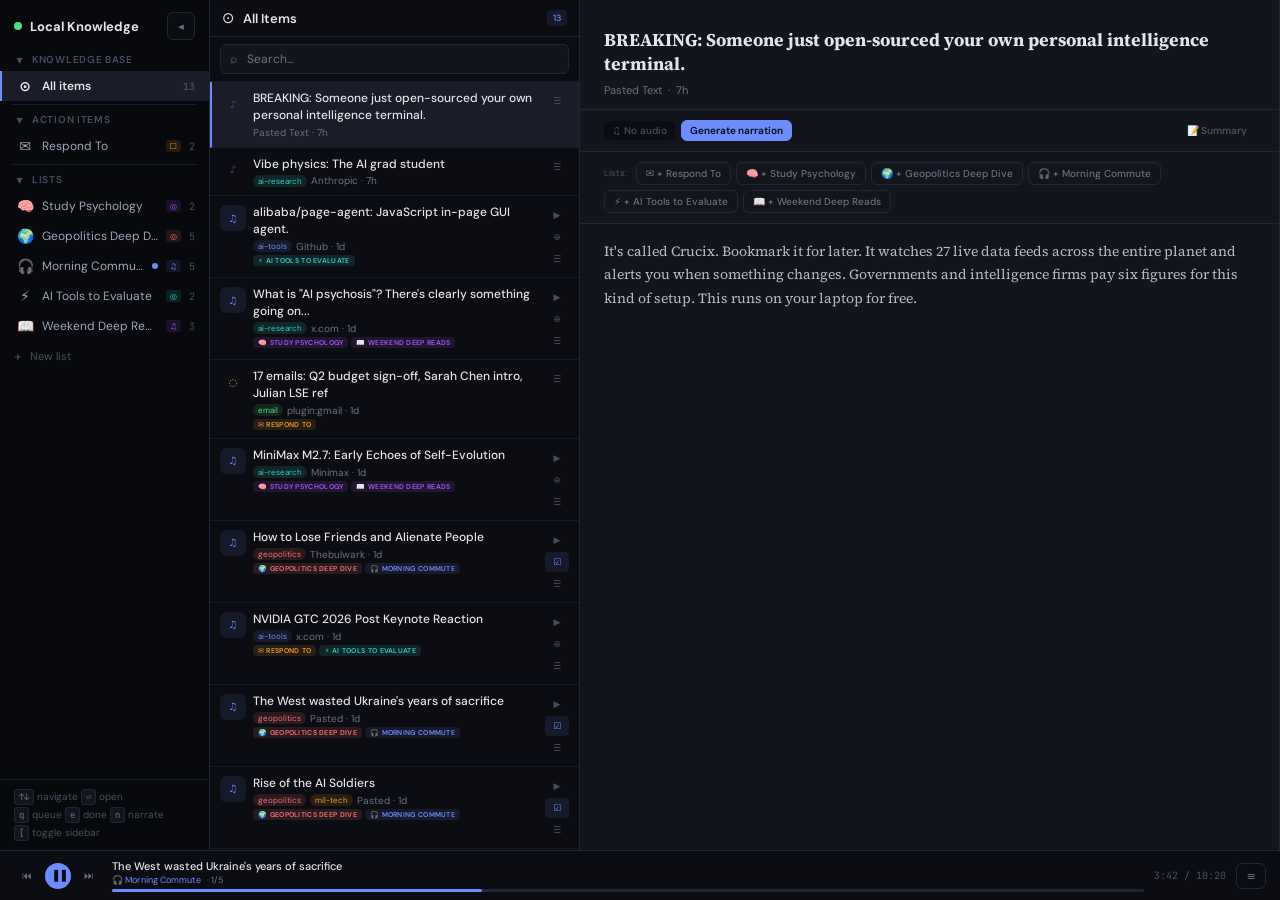
<file: next-steps-24-mar/local-knowledge-new-proposed-interface.html>
<html lang="en">
    <head>
        <meta charset="UTF-8" />
        <meta name="viewport" content="width=device-width, initial-scale=1.0" />
        <title>Local Knowledge — Concept C Updated</title>
        <link
            href="https://fonts.googleapis.com/css2?family=DM+Sans:wght@400;500;600;700&amp;family=Source+Serif+4:wght@400;600;700&amp;family=JetBrains+Mono:wght@400;500&amp;display=swap"
            rel="stylesheet"
        />
        <style>
            :root {
                --bg0: #08090d;
                --bg1: #0c0d12;
                --bg2: #13151d;
                --bg3: #181b26;
                --bg4: #1a1d27;
                --br: #222538;
                --br2: #181a28;
                --t1: #e4e5ea;
                --t2: #a0a4b8;
                --t3: #6b7084;
                --t4: #4a4d60;
                --acc: #6c8cff;
                --abg: rgba(108, 140, 255, 0.1);
                --grn: #4ade80;
                --gbg: rgba(74, 222, 128, 0.12);
                --red: #f87171;
                --rbg: rgba(248, 113, 113, 0.12);
                --amb: #ef9f27;
                --ambg: rgba(239, 159, 39, 0.12);
                --pur: #a855f7;
                --pbg: rgba(168, 85, 247, 0.12);
                --teal: #2dd4bf;
                --tbg: rgba(45, 212, 191, 0.12);
            }
            * {
                box-sizing: border-box;
                margin: 0;
                padding: 0;
            }
            body {
                background: var(--bg0);
                color: var(--t1);
                font-family: "DM Sans", "Avenir Next", system-ui, sans-serif;
                height: 100vh;
                display: flex;
                flex-direction: column;
                overflow: hidden;
            }
            ::selection {
                background: rgba(108, 140, 255, 0.3);
            }
            ::-webkit-scrollbar {
                width: 5px;
            }
            ::-webkit-scrollbar-track {
                background: transparent;
            }
            ::-webkit-scrollbar-thumb {
                background: #222538;
                border-radius: 3px;
            }
            input::placeholder {
                color: var(--t3);
            }
            button {
                font-family: inherit;
                cursor: pointer;
            }

            /* === NAV === */
            .nav {
                width: 210px;
                flex-shrink: 0;
                border-right: 1px solid var(--br);
                display: flex;
                flex-direction: column;
                background: var(--bg0);
                user-select: none;
                overflow-y: auto;
                overflow-x: hidden;
                transition: width 0.2s ease;
            }
            .nav.collapsed {
                width: 0;
                border-right: none;
                overflow: hidden;
            }
            .nav-toggle {
                width: 28px;
                height: 28px;
                border-radius: 6px;
                border: 1px solid var(--br);
                background: var(--bg1);
                color: var(--t3);
                font-size: 11px;
                display: flex;
                align-items: center;
                justify-content: center;
                cursor: pointer;
                transition: 0.1s;
                flex-shrink: 0;
            }
            .nav-toggle:hover {
                background: var(--bg3);
                color: var(--t2);
            }
            .nav-rail {
                width: 36px;
                flex-shrink: 0;
                border-right: 1px solid var(--br);
                background: var(--bg0);
                display: flex;
                flex-direction: column;
                align-items: center;
                padding-top: 10px;
                gap: 4px;
            }
            .nav-rail.hidden {
                display: none;
            }
            .nav-rail .rail-btn {
                width: 28px;
                height: 28px;
                border-radius: 6px;
                border: none;
                background: transparent;
                color: var(--t3);
                font-size: 13px;
                display: flex;
                align-items: center;
                justify-content: center;
                cursor: pointer;
                transition: 0.1s;
            }
            .nav-rail .rail-btn:hover {
                background: var(--bg2);
                color: var(--t2);
            }
            .nh {
                padding: 12px 14px 8px;
                display: flex;
                align-items: center;
                gap: 8px;
            }
            .nh .dot {
                width: 8px;
                height: 8px;
                border-radius: 50%;
                background: var(--grn);
            }
            .nh span {
                font-size: 13px;
                font-weight: 700;
            }
            .nh .ct {
                font-size: 10px;
                color: var(--t3);
                margin-left: auto;
            }

            /* Nav collapsible section */
            .nsec {
            }
            .nsec-head {
                padding: 5px 14px;
                display: flex;
                align-items: center;
                gap: 6px;
                cursor: pointer;
                font-size: 10px;
                font-weight: 600;
                color: var(--t4);
                text-transform: uppercase;
                letter-spacing: 0.7px;
                user-select: none;
                transition: color 0.1s;
            }
            .nsec-head:hover {
                color: var(--t3);
            }
            .nsec-head .chev {
                font-size: 8px;
                transition: transform 0.15s;
                width: 12px;
                text-align: center;
            }
            .nsec-head.closed .chev {
                transform: rotate(-90deg);
            }
            .nsec-body {
                overflow: hidden;
                transition: max-height 0.2s ease;
            }
            .nsec-body.closed {
                max-height: 0 !important;
            }

            .ni {
                padding: 6px 14px;
                display: flex;
                align-items: center;
                gap: 8px;
                cursor: pointer;
                font-size: 12px;
                color: var(--t2);
                transition: background 0.06s;
                border-left: 2px solid transparent;
            }
            .ni:hover {
                background: var(--bg2);
            }
            .ni.on {
                background: var(--bg4);
                border-left-color: var(--acc);
                color: var(--t1);
                font-weight: 600;
            }
            .ni .ic {
                font-size: 14px;
                width: 18px;
                text-align: center;
                flex-shrink: 0;
            }
            .ni .lb {
                flex: 1;
                overflow: hidden;
                text-overflow: ellipsis;
                white-space: nowrap;
            }
            .ni .ct {
                font-size: 10px;
                color: var(--t4);
                font-family: "JetBrains Mono", monospace;
            }
            .ni .tp {
                font-size: 8px;
                padding: 1px 4px;
                border-radius: 3px;
            }
            .ni .playing-dot {
                width: 6px;
                height: 6px;
                border-radius: 50%;
                background: var(--acc);
                flex-shrink: 0;
                animation: pulse 1.5s infinite;
            }
            .nsep {
                height: 1px;
                background: var(--br2);
                margin: 3px 12px;
            }
            .nadd {
                padding: 6px 14px;
                display: flex;
                align-items: center;
                gap: 8px;
                cursor: pointer;
                font-size: 11px;
                color: var(--t4);
                transition: 0.1s;
            }
            .nadd:hover {
                color: var(--acc);
            }
            .nav-footer {
                margin-top: auto;
                padding: 8px 14px;
                border-top: 1px solid var(--br2);
                font-size: 10px;
                color: var(--t4);
                line-height: 1.8;
            }
            .nav-footer kbd {
                font-family: "JetBrains Mono", monospace;
                font-size: 9px;
                padding: 1px 4px;
                border-radius: 3px;
                background: var(--bg2);
                border: 1px solid var(--br);
                color: var(--t3);
            }

            /* === CENTER === */
            .center {
                width: 370px;
                flex-shrink: 0;
                border-right: 1px solid var(--br);
                display: flex;
                flex-direction: column;
                background: var(--bg1);
            }
            .ch {
                padding: 8px 12px;
                border-bottom: 1px solid var(--br);
                display: flex;
                align-items: center;
                gap: 8px;
                flex-shrink: 0;
            }
            .ch .chi {
                font-size: 15px;
            }
            .ch .cht {
                font-size: 13px;
                font-weight: 600;
                flex: 1;
            }
            .ch .chb {
                font-size: 9px;
                padding: 2px 6px;
                border-radius: 4px;
                font-weight: 500;
            }
            .csearch {
                padding: 7px 10px;
                border-bottom: 1px solid var(--br2);
                flex-shrink: 0;
                position: relative;
            }
            .csearch::before {
                content: "⌕";
                position: absolute;
                left: 20px;
                top: 50%;
                transform: translateY(-50%);
                color: var(--t3);
                font-size: 12px;
                pointer-events: none;
            }
            .csearch input {
                width: 100%;
                padding: 6px 10px 6px 26px;
                border-radius: 6px;
                border: 1px solid var(--br);
                background: var(--bg2);
                color: var(--t1);
                font-size: 12px;
                font-family: inherit;
                outline: none;
            }
            .csearch input:focus {
                border-color: var(--acc);
            }
            .dlist {
                flex: 1;
                overflow-y: auto;
            }

            /* Batch banner */
            .bbanner {
                padding: 7px 12px;
                display: flex;
                align-items: center;
                gap: 6px;
                font-size: 11px;
                border-bottom: 1px solid var(--br2);
                flex-shrink: 0;
                background: rgba(239, 159, 39, 0.04);
                color: var(--amb);
            }

            /* === DOC ROW === */
            .dr {
                padding: 8px 10px;
                border-bottom: 1px solid var(--br2);
                cursor: pointer;
                display: flex;
                gap: 7px;
                align-items: flex-start;
                transition: background 0.06s;
            }
            .dr:hover {
                background: var(--bg3);
            }
            .dr.sel {
                background: var(--bg4);
                border-left: 2px solid var(--acc);
                padding-left: 8px;
            }
            .aud-icon {
                width: 26px;
                height: 26px;
                border-radius: 6px;
                display: flex;
                align-items: center;
                justify-content: center;
                font-size: 10px;
                flex-shrink: 0;
                margin-top: 1px;
                background: transparent;
                color: var(--t4);
                border: none;
                position: relative;
                transition: 0.12s;
            }
            .aud-icon.ready {
                color: var(--acc);
                background: var(--abg);
            }
            .aud-icon.gen {
                color: var(--amb);
                animation: pulse 1.2s infinite;
            }
            .aud-icon .hover-play {
                position: absolute;
                inset: 0;
                border-radius: 6px;
                background: var(--acc);
                color: var(--bg0);
                display: none;
                align-items: center;
                justify-content: center;
                font-size: 10px;
                font-weight: 700;
            }
            .dr:hover .aud-icon.ready .hover-play {
                display: flex;
            }
            .dc {
                flex: 1;
                min-width: 0;
            }
            .dt {
                font-size: 12px;
                font-weight: 500;
                line-height: 1.4;
                margin-bottom: 2px;
            }
            .dm {
                font-size: 10px;
                color: var(--t3);
                display: flex;
                gap: 4px;
                align-items: center;
                flex-wrap: wrap;
            }
            .dbadges {
                display: flex;
                gap: 3px;
                flex-wrap: wrap;
                margin-top: 2px;
            }
            .tag {
                font-size: 8px;
                padding: 1px 5px;
                border-radius: 6px;
            }
            .lbadge {
                font-size: 7px;
                padding: 1px 5px;
                border-radius: 4px;
                font-weight: 600;
                letter-spacing: 0.3px;
                text-transform: uppercase;
            }

            /* Right gutter actions */
            .dacts {
                display: flex;
                gap: 2px;
                flex-shrink: 0;
                flex-direction: column;
                align-items: center;
                margin-top: 1px;
            }
            .da {
                width: 24px;
                height: 20px;
                border-radius: 4px;
                border: none;
                font-size: 9px;
                display: flex;
                align-items: center;
                justify-content: center;
                transition: 0.1s;
                background: transparent;
                color: var(--t4);
                position: relative;
            }
            .da:hover {
                background: rgba(255, 255, 255, 0.06);
                color: var(--t2);
            }
            .da.inq {
                color: var(--acc);
                background: var(--abg);
            }
            .da-tip {
                display: none;
                position: absolute;
                right: 28px;
                top: 50%;
                transform: translateY(-50%);
                background: var(--bg4);
                border: 1px solid var(--br);
                border-radius: 5px;
                padding: 3px 8px;
                font-size: 9px;
                color: var(--t2);
                white-space: nowrap;
                z-index: 10;
                pointer-events: none;
            }
            .da:hover .da-tip {
                display: block;
            }

            /* === PLAYLIST CENTER VIEW === */
            .pl-hero {
                padding: 16px;
                border-bottom: 1px solid var(--br);
                background: linear-gradient(
                    180deg,
                    rgba(108, 140, 255, 0.05) 0%,
                    transparent 100%
                );
            }
            .pl-hero-top {
                display: flex;
                gap: 14px;
                align-items: center;
                margin-bottom: 14px;
            }
            .pl-art {
                width: 60px;
                height: 60px;
                border-radius: 12px;
                background: linear-gradient(
                    135deg,
                    rgba(108, 140, 255, 0.2),
                    rgba(168, 85, 247, 0.15)
                );
                display: flex;
                align-items: center;
                justify-content: center;
                font-size: 26px;
                flex-shrink: 0;
            }
            .pl-info {
                flex: 1;
                min-width: 0;
            }
            .pl-name {
                font-size: 15px;
                font-weight: 700;
                margin-bottom: 2px;
            }
            .pl-stats {
                font-size: 10px;
                color: var(--t3);
            }
            .pl-transport {
                display: flex;
                align-items: center;
                gap: 8px;
            }
            .pl-np-label {
                font-size: 9px;
                color: var(--t4);
                text-transform: uppercase;
                letter-spacing: 0.5px;
                margin-bottom: 4px;
            }
            .pl-np-title {
                font-size: 13px;
                font-weight: 600;
                margin-bottom: 6px;
                overflow: hidden;
                text-overflow: ellipsis;
                white-space: nowrap;
            }
            .pl-progress {
                flex: 1;
                height: 4px;
                background: var(--br);
                border-radius: 2px;
                cursor: pointer;
            }
            .pl-fill {
                height: 100%;
                background: var(--acc);
                border-radius: 2px;
                width: 35%;
                transition: width 0.3s;
            }

            /* Playlist row */
            .plr {
                padding: 7px 12px;
                border-bottom: 1px solid var(--br2);
                cursor: pointer;
                display: flex;
                gap: 7px;
                align-items: center;
                transition: background 0.06s;
            }
            .plr:hover {
                background: var(--bg3);
            }
            .plr.sel {
                background: var(--bg4);
                border-left: 2px solid var(--acc);
                padding-left: 10px;
            }
            .plr.playing {
                background: rgba(108, 140, 255, 0.04);
            }
            .plr .plnum {
                width: 18px;
                font-size: 10px;
                color: var(--t4);
                text-align: center;
                font-family: "JetBrains Mono", monospace;
                flex-shrink: 0;
            }
            .plr.playing .plnum {
                color: var(--acc);
            }
            .plr .grip {
                cursor: grab;
                color: var(--t4);
                font-size: 12px;
                flex-shrink: 0;
            }
            .plr .grip:active {
                cursor: grabbing;
            }
            .plr .plstate {
                width: 18px;
                height: 18px;
                border-radius: 4px;
                display: flex;
                align-items: center;
                justify-content: center;
                font-size: 9px;
                flex-shrink: 0;
            }
            .plr .plstate.ready {
                background: var(--abg);
                color: var(--acc);
            }
            .plr .plstate.miss {
                background: var(--rbg);
                color: var(--red);
                font-size: 8px;
            }
            .plr .plstate.genst {
                background: var(--ambg);
                color: var(--amb);
                animation: pulse 1.2s infinite;
            }
            .plr .pldur {
                font-size: 10px;
                color: var(--t4);
                font-family: "JetBrains Mono", monospace;
                flex-shrink: 0;
            }
            .plr .plrm {
                opacity: 0;
                font-size: 13px;
                color: var(--red);
                cursor: pointer;
                flex-shrink: 0;
                width: 16px;
                text-align: center;
                transition: opacity 0.1s;
            }
            .plr:hover .plrm {
                opacity: 1;
            }

            /* === DETAIL (compressible) === */
            .detail-wrap {
                flex: 1;
                display: flex;
                overflow: hidden;
                position: relative;
            }
            .detail {
                flex: 1;
                overflow-y: auto;
                background: var(--bg2);
                transition: width 0.2s ease;
                min-width: 0;
            }
            .det-hdr {
                padding: 20px 24px 12px;
                border-bottom: 1px solid var(--br);
            }
            .det-title {
                font-size: 18px;
                font-weight: 700;
                font-family: "Source Serif 4", Georgia, serif;
                line-height: 1.35;
                margin-bottom: 6px;
            }
            .det-meta {
                font-size: 11px;
                color: var(--t3);
                display: flex;
                gap: 6px;
                flex-wrap: wrap;
            }

            /* Rendition bar */
            .rbar {
                padding: 10px 24px;
                border-bottom: 1px solid var(--br);
                display: flex;
                gap: 6px;
                align-items: center;
                flex-wrap: wrap;
            }
            .rb-st {
                font-size: 10px;
                padding: 3px 8px;
                border-radius: 5px;
                font-weight: 500;
                display: flex;
                align-items: center;
                gap: 5px;
            }
            .rb-st.ready {
                background: var(--abg);
                color: var(--acc);
            }
            .rb-st.none {
                background: var(--bg1);
                color: var(--t4);
            }
            .rb-st.gen {
                background: var(--ambg);
                color: var(--amb);
            }
            .btn {
                padding: 5px 10px;
                border-radius: 6px;
                border: 1px solid var(--br);
                background: rgba(255, 255, 255, 0.03);
                color: var(--t3);
                font-size: 11px;
                font-weight: 600;
                font-family: inherit;
                cursor: pointer;
                display: flex;
                align-items: center;
                gap: 4px;
                transition: 0.1s;
                white-space: nowrap;
            }
            .btn:hover {
                background: rgba(255, 255, 255, 0.06);
                color: var(--t2);
            }
            .btn-acc {
                background: var(--acc);
                color: var(--bg0);
                border-color: var(--acc);
            }
            .btn-acc:hover {
                background: #8aa4ff;
            }
            .btn-sm {
                padding: 3px 8px;
                font-size: 10px;
            }
            .btn-ghost {
                border: none;
                background: none;
            }
            .btn-play {
                background: var(--acc);
                color: var(--bg0);
                border-color: var(--acc);
                border-radius: 50%;
                width: 28px;
                height: 28px;
                display: flex;
                align-items: center;
                justify-content: center;
                padding: 0;
                font-size: 11px;
                border: none;
                flex-shrink: 0;
            }
            .btn-play:hover {
                background: #8aa4ff;
            }
            /* Split button */
            .split {
                display: flex;
                border: 1px solid var(--br);
                border-radius: 6px;
                overflow: hidden;
            }
            .split .btn {
                border: none;
                border-radius: 0;
                padding: 4px 10px;
            }
            .split .btn + .btn {
                border-left: 1px solid var(--br);
            }

            /* List assignment */
            .det-lists {
                padding: 10px 24px;
                border-bottom: 1px solid var(--br);
                display: flex;
                gap: 5px;
                flex-wrap: wrap;
                align-items: center;
            }
            .la {
                padding: 4px 9px;
                border-radius: 6px;
                border: 1px solid var(--br);
                background: transparent;
                color: var(--t3);
                font-size: 10px;
                font-weight: 500;
                cursor: pointer;
                font-family: inherit;
                display: flex;
                align-items: center;
                gap: 4px;
                transition: 0.1s;
            }
            .la:hover {
                background: rgba(255, 255, 255, 0.04);
            }
            .la.in {
                font-weight: 600;
            }

            /* Body */
            .det-body {
                padding: 16px 24px;
                font-size: 14px;
                font-family: "Source Serif 4", Georgia, serif;
                line-height: 1.7;
                color: #b8bac4;
            }

            /* === RIGHT DRAWER (queue controller) === */
            .drawer {
                width: 0;
                flex-shrink: 0;
                overflow: hidden;
                transition: width 0.2s ease;
                background: var(--bg1);
                border-left: 1px solid var(--br);
                display: flex;
                flex-direction: column;
            }
            .drawer.open {
                width: 280px;
            }
            .dw-head {
                padding: 10px 12px;
                border-bottom: 1px solid var(--br);
                display: flex;
                align-items: center;
                gap: 8px;
                flex-shrink: 0;
            }
            .dw-head .dw-icon {
                font-size: 14px;
                color: var(--acc);
            }
            .dw-head .dw-title {
                font-size: 12px;
                font-weight: 600;
                flex: 1;
                overflow: hidden;
                text-overflow: ellipsis;
                white-space: nowrap;
            }
            .dw-head .dw-dur {
                font-size: 10px;
                color: var(--t4);
                font-family: "JetBrains Mono", monospace;
            }
            .dw-head .dw-close {
                width: 22px;
                height: 22px;
                border-radius: 5px;
                border: none;
                background: transparent;
                color: var(--t3);
                font-size: 13px;
                display: flex;
                align-items: center;
                justify-content: center;
                transition: 0.1s;
            }
            .dw-head .dw-close:hover {
                background: var(--bg3);
                color: var(--t2);
            }
            .dw-list {
                flex: 1;
                overflow-y: auto;
            }
            .dw-item {
                padding: 6px 10px;
                display: flex;
                gap: 6px;
                align-items: center;
                border-bottom: 1px solid var(--br2);
                transition: background 0.06s;
                cursor: pointer;
                font-size: 11px;
            }
            .dw-item:hover {
                background: var(--bg3);
            }
            .dw-item.playing {
                background: rgba(108, 140, 255, 0.05);
            }
            .dw-item .dwi-num {
                width: 16px;
                font-size: 10px;
                color: var(--t4);
                text-align: center;
                font-family: "JetBrains Mono", monospace;
                flex-shrink: 0;
            }
            .dw-item.playing .dwi-num {
                color: var(--acc);
            }
            .dw-item .dwi-grip {
                cursor: grab;
                color: var(--t4);
                font-size: 11px;
                flex-shrink: 0;
            }
            .dw-item .dwi-title {
                flex: 1;
                overflow: hidden;
                text-overflow: ellipsis;
                white-space: nowrap;
                color: var(--t2);
            }
            .dw-item.playing .dwi-title {
                color: var(--t1);
                font-weight: 500;
            }
            .dw-item .dwi-dur {
                font-size: 9px;
                color: var(--t4);
                font-family: "JetBrains Mono", monospace;
                flex-shrink: 0;
            }
            .dw-item .dwi-rm {
                opacity: 0;
                font-size: 12px;
                color: var(--red);
                cursor: pointer;
                flex-shrink: 0;
                width: 14px;
                text-align: center;
            }
            .dw-item:hover .dwi-rm {
                opacity: 1;
            }
            .dw-foot {
                padding: 8px 10px;
                border-top: 1px solid var(--br);
                display: flex;
                gap: 6px;
                flex-shrink: 0;
            }

            /* === BOTTOM BAR === */
            .bbar {
                height: 50px;
                flex-shrink: 0;
                border-top: 1px solid var(--br);
                background: var(--bg1);
                display: flex;
                align-items: center;
                padding: 0 14px;
                gap: 10px;
            }
            .bbar.hidden {
                display: none;
            }
            .bb-transport {
                display: flex;
                align-items: center;
                gap: 5px;
            }
            .bb-btn {
                width: 26px;
                height: 26px;
                border-radius: 50%;
                border: none;
                display: flex;
                align-items: center;
                justify-content: center;
                font-size: 10px;
                transition: 0.1s;
            }
            .bb-play {
                background: var(--acc);
                color: var(--bg0);
            }
            .bb-play:hover {
                background: #8aa4ff;
            }
            .bb-skip {
                background: transparent;
                color: var(--t3);
            }
            .bb-skip:hover {
                color: var(--t2);
            }
            .bb-info {
                flex: 1;
                min-width: 0;
                display: flex;
                flex-direction: column;
                gap: 1px;
            }
            .bb-title {
                font-size: 11px;
                font-weight: 500;
                overflow: hidden;
                text-overflow: ellipsis;
                white-space: nowrap;
            }
            .bb-sub {
                font-size: 9px;
                color: var(--t3);
                display: flex;
                align-items: center;
                gap: 6px;
            }
            .bb-sub .bb-pl {
                color: var(--acc);
                cursor: pointer;
            }
            .bb-sub .bb-pl:hover {
                text-decoration: underline;
            }
            .bb-progress {
                width: 100%;
                height: 3px;
                background: var(--br);
                border-radius: 2px;
                cursor: pointer;
                margin-top: 2px;
            }
            .bb-fill {
                height: 100%;
                background: var(--acc);
                border-radius: 2px;
                transition: width 0.3s;
            }
            .bb-time {
                font-size: 10px;
                color: var(--t4);
                font-family: "JetBrains Mono", monospace;
                white-space: nowrap;
            }
            .bb-qbtn {
                width: 30px;
                height: 26px;
                border-radius: 6px;
                border: 1px solid var(--br);
                background: transparent;
                color: var(--t3);
                font-size: 11px;
                display: flex;
                align-items: center;
                justify-content: center;
                transition: 0.1s;
            }
            .bb-qbtn:hover {
                background: var(--abg);
                color: var(--acc);
                border-color: rgba(108, 140, 255, 0.3);
            }
            .bb-qbtn.open {
                background: var(--abg);
                color: var(--acc);
                border-color: rgba(108, 140, 255, 0.3);
            }

            /* Add-to-playlist popover */
            .atp {
                position: fixed;
                z-index: 200;
                background: var(--bg4);
                border: 1px solid var(--br);
                border-radius: 8px;
                padding: 4px;
                min-width: 190px;
                box-shadow: 0 4px 20px rgba(0, 0, 0, 0.5);
            }
            .atp-item {
                padding: 6px 10px;
                border-radius: 5px;
                font-size: 11px;
                color: var(--t2);
                cursor: pointer;
                display: flex;
                align-items: center;
                gap: 7px;
                transition: background 0.06s;
            }
            .atp-item:hover {
                background: var(--bg3);
            }
            .atp-item .api {
                font-size: 13px;
                width: 18px;
                text-align: center;
            }
            .atp-sep {
                height: 1px;
                background: var(--br);
                margin: 3px 0;
            }
            .atp-item .chk {
                margin-left: auto;
                color: var(--grn);
                font-size: 11px;
            }

            @keyframes pulse {
                0%,
                100% {
                    opacity: 1;
                }
                50% {
                    opacity: 0.4;
                }
            }
            @keyframes flashAcc {
                0% {
                    background: rgba(108, 140, 255, 0.18);
                }
                100% {
                    background: transparent;
                }
            }
            .flash {
                animation: flashAcc 0.4s ease;
            }
        </style>
    </head>
    <body>
        <div style="display: flex; flex: 1; overflow: hidden" id="app">
            <div class="nav">
                <div class="nh">
                    <span class="dot"></span><span>Local Knowledge</span
                    ><button
                        class="nav-toggle"
                        onclick="S.navCollapsed=true;render()"
                        title="Collapse sidebar"
                        style="margin-left: auto"
                    >
                        ◂
                    </button>
                </div>
                <div class="nsec">
                    <div
                        class="nsec-head"
                        onclick="S.lkOpen=!S.lkOpen;render()"
                    >
                        <span class="chev">▼</span>Knowledge base
                    </div>
                    <div class="nsec-body" style="max-height: 400px">
                        <div class="ni on" onclick="go('all')">
                            <span class="ic">⊙</span
                            ><span class="lb">All items</span
                            ><span class="ct">13</span>
                        </div>
                    </div>
                </div>
                <div class="nsep"></div>
                <div class="nsec">
                    <div
                        class="nsec-head"
                        onclick="S.sections.action=!S.sections.action;render()"
                    >
                        <span class="chev">▼</span>Action items
                    </div>
                    <div class="nsec-body" style="max-height: 400px">
                        <div class="ni" onclick="go('l1')" style="">
                            <span class="ic">✉</span
                            ><span class="lb">Respond To</span>
                            <span
                                class="tp"
                                style="
                                    background: var(--ambg);
                                    color: var(--amb);
                                "
                                >☐</span
                            >
                            <span class="ct">2</span>
                        </div>
                    </div>
                </div>
                <div class="nsep"></div>
                <div class="nsec">
                    <div
                        class="nsec-head"
                        onclick="S.sections.lists=!S.sections.lists;render()"
                    >
                        <span class="chev">▼</span>Lists
                    </div>
                    <div class="nsec-body" style="max-height: 600px">
                        <div class="ni" onclick="go('l2')" style="">
                            <span class="ic">🧠</span
                            ><span class="lb">Study Psychology</span>

                            <span
                                class="tp"
                                style="
                                    background: var(--pbg);
                                    color: var(--pur);
                                "
                                >◎</span
                            >
                            <span class="ct">2</span>
                        </div>
                        <div class="ni" onclick="go('l3')" style="">
                            <span class="ic">🌍</span
                            ><span class="lb">Geopolitics Deep Dive</span>

                            <span
                                class="tp"
                                style="
                                    background: var(--rbg);
                                    color: var(--red);
                                "
                                >◎</span
                            >
                            <span class="ct">5</span>
                        </div>
                        <div class="ni" onclick="go('l4')" style="">
                            <span class="ic">🎧</span
                            ><span class="lb">Morning Commute</span>
                            <span class="playing-dot"></span>
                            <span
                                class="tp"
                                style="
                                    background: var(--abg);
                                    color: var(--acc);
                                "
                                >♫</span
                            >
                            <span class="ct">5</span>
                        </div>
                        <div class="ni" onclick="go('l5')" style="">
                            <span class="ic">⚡</span
                            ><span class="lb">AI Tools to Evaluate</span>

                            <span
                                class="tp"
                                style="
                                    background: var(--tbg);
                                    color: var(--teal);
                                "
                                >◎</span
                            >
                            <span class="ct">2</span>
                        </div>
                        <div class="ni" onclick="go('l6')" style="">
                            <span class="ic">📖</span
                            ><span class="lb">Weekend Deep Reads</span>

                            <span
                                class="tp"
                                style="
                                    background: var(--pbg);
                                    color: var(--pur);
                                "
                                >♫</span
                            >
                            <span class="ct">3</span>
                        </div>
                    </div>
                </div>
                <div class="nadd" onclick="alert('Create list modal')">
                    <span class="ic" style="font-size: 14px">+</span>New list
                </div>
                <div class="nav-footer">
                    <kbd>↑↓</kbd> navigate <kbd>⏎</kbd> open<br /><kbd>q</kbd>
                    queue <kbd>e</kbd> done <kbd>n</kbd> narrate<br /><kbd
                        >[</kbd
                    >
                    toggle sidebar
                </div>
            </div>
            <div class="center">
                <div class="ch">
                    <span class="chi" style="">⊙</span
                    ><span class="cht">All Items</span
                    ><span
                        class="chb"
                        style="background: var(--abg); color: var(--acc)"
                        >13</span
                    >
                </div>
                <div class="csearch"><input placeholder="Search..." /></div>
                <div class="dlist">
                    <div class="dr" onclick="S.sel=1;render()">
                        <div class="aud-icon">♪</div>
                        <div class="dc">
                            <div class="dt">
                                BREAKING: Someone just open-sourced your own
                                personal intelligence terminal.
                            </div>
                            <div class="dm"><span>Pasted Text · 7h</span></div>
                        </div>
                        <div class="dacts">
                            <button
                                class="da"
                                onclick="event.stopPropagation();showATP(event,1)"
                            >
                                <span class="da-tip">Add to list</span>☰
                            </button>
                        </div>
                    </div>
                    <div class="dr" onclick="S.sel=2;render()">
                        <div class="aud-icon">♪</div>
                        <div class="dc">
                            <div class="dt">
                                Vibe physics: The AI grad student
                            </div>
                            <div class="dm">
                                <span
                                    class="tag"
                                    style="
                                        background: var(--tbg);
                                        color: var(--teal);
                                    "
                                    >ai-research</span
                                >
                                <span>Anthropic · 7h</span>
                            </div>
                        </div>
                        <div class="dacts">
                            <button
                                class="da"
                                onclick="event.stopPropagation();showATP(event,2)"
                            >
                                <span class="da-tip">Add to list</span>☰
                            </button>
                        </div>
                    </div>
                    <div class="dr" onclick="S.sel=3;render()">
                        <div
                            class="aud-icon ready"
                            title="3:15"
                            onclick="event.stopPropagation();playNow(3)"
                        >
                            ♫
                            <div class="hover-play">▶</div>
                        </div>
                        <div class="dc">
                            <div class="dt">
                                alibaba/page-agent: JavaScript in-page GUI
                                agent.
                            </div>
                            <div class="dm">
                                <span
                                    class="tag"
                                    style="
                                        background: var(--abg);
                                        color: var(--acc);
                                    "
                                    >ai-tools</span
                                >
                                <span>Github · 1d</span>
                            </div>
                            <div class="dbadges">
                                <span
                                    class="lbadge"
                                    style="
                                        background: var(--tbg);
                                        color: var(--teal);
                                    "
                                    >⚡ AI Tools to Evaluate</span
                                >
                            </div>
                        </div>
                        <div class="dacts">
                            <button
                                class="da"
                                onclick="event.stopPropagation();playNow(3)"
                            >
                                <span class="da-tip">Play now</span>▶
                            </button>
                            <button
                                class="da"
                                onclick="event.stopPropagation();addToQueue(3)"
                            >
                                <span class="da-tip">Add to queue</span>⊕
                            </button>
                            <button
                                class="da"
                                onclick="event.stopPropagation();showATP(event,3)"
                            >
                                <span class="da-tip">Add to list</span>☰
                            </button>
                        </div>
                    </div>
                    <div class="dr" onclick="S.sel=4;render()">
                        <div
                            class="aud-icon ready"
                            title="5:12"
                            onclick="event.stopPropagation();playNow(4)"
                        >
                            ♫
                            <div class="hover-play">▶</div>
                        </div>
                        <div class="dc">
                            <div class="dt">
                                What is "AI psychosis"? There's clearly
                                something going on...
                            </div>
                            <div class="dm">
                                <span
                                    class="tag"
                                    style="
                                        background: var(--tbg);
                                        color: var(--teal);
                                    "
                                    >ai-research</span
                                >
                                <span>x.com · 1d</span>
                            </div>
                            <div class="dbadges">
                                <span
                                    class="lbadge"
                                    style="
                                        background: var(--pbg);
                                        color: var(--pur);
                                    "
                                    >🧠 Study Psychology</span
                                >
                                <span
                                    class="lbadge"
                                    style="
                                        background: var(--pbg);
                                        color: var(--pur);
                                    "
                                    >📖 Weekend Deep Reads</span
                                >
                            </div>
                        </div>
                        <div class="dacts">
                            <button
                                class="da"
                                onclick="event.stopPropagation();playNow(4)"
                            >
                                <span class="da-tip">Play now</span>▶
                            </button>
                            <button
                                class="da"
                                onclick="event.stopPropagation();addToQueue(4)"
                            >
                                <span class="da-tip">Add to queue</span>⊕
                            </button>
                            <button
                                class="da"
                                onclick="event.stopPropagation();showATP(event,4)"
                            >
                                <span class="da-tip">Add to list</span>☰
                            </button>
                        </div>
                    </div>
                    <div class="dr" onclick="S.sel=5;render()">
                        <div class="aud-icon gen">◌</div>
                        <div class="dc">
                            <div class="dt">
                                17 emails: Q2 budget sign-off, Sarah Chen intro,
                                Julian LSE ref
                            </div>
                            <div class="dm">
                                <span
                                    class="tag"
                                    style="
                                        background: var(--gbg);
                                        color: var(--grn);
                                    "
                                    >email</span
                                >
                                <span>plugin:gmail · 1d</span>
                            </div>
                            <div class="dbadges">
                                <span
                                    class="lbadge"
                                    style="
                                        background: var(--ambg);
                                        color: var(--amb);
                                    "
                                    >✉ Respond To</span
                                >
                            </div>
                        </div>
                        <div class="dacts">
                            <button
                                class="da"
                                onclick="event.stopPropagation();showATP(event,5)"
                            >
                                <span class="da-tip">Add to list</span>☰
                            </button>
                        </div>
                    </div>
                    <div class="dr sel" onclick="S.sel=6;render()">
                        <div
                            class="aud-icon ready"
                            title="4:40"
                            onclick="event.stopPropagation();playNow(6)"
                        >
                            ♫
                            <div class="hover-play">▶</div>
                        </div>
                        <div class="dc">
                            <div class="dt">
                                MiniMax M2.7: Early Echoes of Self-Evolution
                            </div>
                            <div class="dm">
                                <span
                                    class="tag"
                                    style="
                                        background: var(--tbg);
                                        color: var(--teal);
                                    "
                                    >ai-research</span
                                >
                                <span>Minimax · 1d</span>
                            </div>
                            <div class="dbadges">
                                <span
                                    class="lbadge"
                                    style="
                                        background: var(--pbg);
                                        color: var(--pur);
                                    "
                                    >🧠 Study Psychology</span
                                >
                                <span
                                    class="lbadge"
                                    style="
                                        background: var(--pbg);
                                        color: var(--pur);
                                    "
                                    >📖 Weekend Deep Reads</span
                                >
                            </div>
                        </div>
                        <div class="dacts">
                            <button
                                class="da"
                                onclick="event.stopPropagation();playNow(6)"
                            >
                                <span class="da-tip">Play now</span>▶
                            </button>
                            <button
                                class="da"
                                onclick="event.stopPropagation();addToQueue(6)"
                            >
                                <span class="da-tip">Add to queue</span>⊕
                            </button>
                            <button
                                class="da"
                                onclick="event.stopPropagation();showATP(event,6)"
                            >
                                <span class="da-tip">Add to list</span>☰
                            </button>
                        </div>
                    </div>
                    <div class="dr" onclick="S.sel=7;render()">
                        <div
                            class="aud-icon ready"
                            title="8:00"
                            onclick="event.stopPropagation();playNow(7)"
                        >
                            ♫
                            <div class="hover-play">▶</div>
                        </div>
                        <div class="dc">
                            <div class="dt">
                                How to Lose Friends and Alienate People
                            </div>
                            <div class="dm">
                                <span
                                    class="tag"
                                    style="
                                        background: var(--rbg);
                                        color: var(--red);
                                    "
                                    >geopolitics</span
                                >
                                <span>Thebulwark · 1d</span>
                            </div>
                            <div class="dbadges">
                                <span
                                    class="lbadge"
                                    style="
                                        background: var(--rbg);
                                        color: var(--red);
                                    "
                                    >🌍 Geopolitics Deep Dive</span
                                >
                                <span
                                    class="lbadge"
                                    style="
                                        background: var(--abg);
                                        color: var(--acc);
                                    "
                                    >🎧 Morning Commute</span
                                >
                            </div>
                        </div>
                        <div class="dacts">
                            <button
                                class="da"
                                onclick="event.stopPropagation();playNow(7)"
                            >
                                <span class="da-tip">Play now</span>▶
                            </button>
                            <button
                                class="da inq"
                                onclick="event.stopPropagation();addToQueue(7)"
                            >
                                <span class="da-tip">In queue</span>☑
                            </button>
                            <button
                                class="da"
                                onclick="event.stopPropagation();showATP(event,7)"
                            >
                                <span class="da-tip">Add to list</span>☰
                            </button>
                        </div>
                    </div>
                    <div class="dr" onclick="S.sel=8;render()">
                        <div
                            class="aud-icon ready"
                            title="3:40"
                            onclick="event.stopPropagation();playNow(8)"
                        >
                            ♫
                            <div class="hover-play">▶</div>
                        </div>
                        <div class="dc">
                            <div class="dt">
                                NVIDIA GTC 2026 Post Keynote Reaction
                            </div>
                            <div class="dm">
                                <span
                                    class="tag"
                                    style="
                                        background: var(--abg);
                                        color: var(--acc);
                                    "
                                    >ai-tools</span
                                >
                                <span>x.com · 1d</span>
                            </div>
                            <div class="dbadges">
                                <span
                                    class="lbadge"
                                    style="
                                        background: var(--ambg);
                                        color: var(--amb);
                                    "
                                    >✉ Respond To</span
                                >
                                <span
                                    class="lbadge"
                                    style="
                                        background: var(--tbg);
                                        color: var(--teal);
                                    "
                                    >⚡ AI Tools to Evaluate</span
                                >
                            </div>
                        </div>
                        <div class="dacts">
                            <button
                                class="da"
                                onclick="event.stopPropagation();playNow(8)"
                            >
                                <span class="da-tip">Play now</span>▶
                            </button>
                            <button
                                class="da"
                                onclick="event.stopPropagation();addToQueue(8)"
                            >
                                <span class="da-tip">Add to queue</span>⊕
                            </button>
                            <button
                                class="da"
                                onclick="event.stopPropagation();showATP(event,8)"
                            >
                                <span class="da-tip">Add to list</span>☰
                            </button>
                        </div>
                    </div>
                    <div class="dr" onclick="S.sel=9;render()">
                        <div
                            class="aud-icon ready"
                            title="10:20"
                            onclick="event.stopPropagation();playNow(9)"
                        >
                            ♫
                            <div class="hover-play">▶</div>
                        </div>
                        <div class="dc">
                            <div class="dt">
                                The West wasted Ukraine's years of sacrifice
                            </div>
                            <div class="dm">
                                <span
                                    class="tag"
                                    style="
                                        background: var(--rbg);
                                        color: var(--red);
                                    "
                                    >geopolitics</span
                                >
                                <span>Pasted · 1d</span>
                            </div>
                            <div class="dbadges">
                                <span
                                    class="lbadge"
                                    style="
                                        background: var(--rbg);
                                        color: var(--red);
                                    "
                                    >🌍 Geopolitics Deep Dive</span
                                >
                                <span
                                    class="lbadge"
                                    style="
                                        background: var(--abg);
                                        color: var(--acc);
                                    "
                                    >🎧 Morning Commute</span
                                >
                            </div>
                        </div>
                        <div class="dacts">
                            <button
                                class="da"
                                onclick="event.stopPropagation();playNow(9)"
                            >
                                <span class="da-tip">Play now</span>▶
                            </button>
                            <button
                                class="da inq"
                                onclick="event.stopPropagation();addToQueue(9)"
                            >
                                <span class="da-tip">In queue</span>☑
                            </button>
                            <button
                                class="da"
                                onclick="event.stopPropagation();showATP(event,9)"
                            >
                                <span class="da-tip">Add to list</span>☰
                            </button>
                        </div>
                    </div>
                    <div class="dr" onclick="S.sel=10;render()">
                        <div
                            class="aud-icon ready"
                            title="9:00"
                            onclick="event.stopPropagation();playNow(10)"
                        >
                            ♫
                            <div class="hover-play">▶</div>
                        </div>
                        <div class="dc">
                            <div class="dt">Rise of the AI Soldiers</div>
                            <div class="dm">
                                <span
                                    class="tag"
                                    style="
                                        background: var(--rbg);
                                        color: var(--red);
                                    "
                                    >geopolitics</span
                                ><span
                                    class="tag"
                                    style="
                                        background: var(--ambg);
                                        color: var(--amb);
                                    "
                                    >mil-tech</span
                                >
                                <span>Pasted · 1d</span>
                            </div>
                            <div class="dbadges">
                                <span
                                    class="lbadge"
                                    style="
                                        background: var(--rbg);
                                        color: var(--red);
                                    "
                                    >🌍 Geopolitics Deep Dive</span
                                >
                                <span
                                    class="lbadge"
                                    style="
                                        background: var(--abg);
                                        color: var(--acc);
                                    "
                                    >🎧 Morning Commute</span
                                >
                            </div>
                        </div>
                        <div class="dacts">
                            <button
                                class="da"
                                onclick="event.stopPropagation();playNow(10)"
                            >
                                <span class="da-tip">Play now</span>▶
                            </button>
                            <button
                                class="da inq"
                                onclick="event.stopPropagation();addToQueue(10)"
                            >
                                <span class="da-tip">In queue</span>☑
                            </button>
                            <button
                                class="da"
                                onclick="event.stopPropagation();showATP(event,10)"
                            >
                                <span class="da-tip">Add to list</span>☰
                            </button>
                        </div>
                    </div>
                    <div class="dr" onclick="S.sel=11;render()">
                        <div class="aud-icon">♪</div>
                        <div class="dc">
                            <div class="dt">
                                Are we in the foothills of World War 3?
                            </div>
                            <div class="dm">
                                <span
                                    class="tag"
                                    style="
                                        background: var(--rbg);
                                        color: var(--red);
                                    "
                                    >geopolitics</span
                                >
                                <span>Pasted · 1d</span>
                            </div>
                            <div class="dbadges">
                                <span
                                    class="lbadge"
                                    style="
                                        background: var(--rbg);
                                        color: var(--red);
                                    "
                                    >🌍 Geopolitics Deep Dive</span
                                >
                            </div>
                        </div>
                        <div class="dacts">
                            <button
                                class="da"
                                onclick="event.stopPropagation();showATP(event,11)"
                            >
                                <span class="da-tip">Add to list</span>☰
                            </button>
                        </div>
                    </div>
                    <div class="dr" onclick="S.sel=12;render()">
                        <div
                            class="aud-icon ready"
                            title="40:00"
                            onclick="event.stopPropagation();playNow(12)"
                        >
                            ♫
                            <div class="hover-play">▶</div>
                        </div>
                        <div class="dc">
                            <div class="dt">
                                The Art of Doing Science and Engineering
                            </div>
                            <div class="dm">
                                <span
                                    class="tag"
                                    style="
                                        background: var(--pbg);
                                        color: var(--pur);
                                    "
                                    >reading</span
                                >
                                <span>Pasted · 2d</span>
                            </div>
                            <div class="dbadges">
                                <span
                                    class="lbadge"
                                    style="
                                        background: var(--abg);
                                        color: var(--acc);
                                    "
                                    >🎧 Morning Commute</span
                                >
                                <span
                                    class="lbadge"
                                    style="
                                        background: var(--pbg);
                                        color: var(--pur);
                                    "
                                    >📖 Weekend Deep Reads</span
                                >
                            </div>
                        </div>
                        <div class="dacts">
                            <button
                                class="da"
                                onclick="event.stopPropagation();playNow(12)"
                            >
                                <span class="da-tip">Play now</span>▶
                            </button>
                            <button
                                class="da inq"
                                onclick="event.stopPropagation();addToQueue(12)"
                            >
                                <span class="da-tip">In queue</span>☑
                            </button>
                            <button
                                class="da"
                                onclick="event.stopPropagation();showATP(event,12)"
                            >
                                <span class="da-tip">Add to list</span>☰
                            </button>
                        </div>
                    </div>
                    <div class="dr" onclick="S.sel=13;render()">
                        <div
                            class="aud-icon ready"
                            title="6:20"
                            onclick="event.stopPropagation();playNow(13)"
                        >
                            ♫
                            <div class="hover-play">▶</div>
                        </div>
                        <div class="dc">
                            <div class="dt">HCR — March 21, 2026</div>
                            <div class="dm">
                                <span
                                    class="tag"
                                    style="
                                        background: var(--rbg);
                                        color: var(--red);
                                    "
                                    >geopolitics</span
                                >
                                <span>Substack · 2d</span>
                            </div>
                            <div class="dbadges">
                                <span
                                    class="lbadge"
                                    style="
                                        background: var(--rbg);
                                        color: var(--red);
                                    "
                                    >🌍 Geopolitics Deep Dive</span
                                >
                                <span
                                    class="lbadge"
                                    style="
                                        background: var(--abg);
                                        color: var(--acc);
                                    "
                                    >🎧 Morning Commute</span
                                >
                            </div>
                        </div>
                        <div class="dacts">
                            <button
                                class="da"
                                onclick="event.stopPropagation();playNow(13)"
                            >
                                <span class="da-tip">Play now</span>▶
                            </button>
                            <button
                                class="da inq"
                                onclick="event.stopPropagation();addToQueue(13)"
                            >
                                <span class="da-tip">In queue</span>☑
                            </button>
                            <button
                                class="da"
                                onclick="event.stopPropagation();showATP(event,13)"
                            >
                                <span class="da-tip">Add to list</span>☰
                            </button>
                        </div>
                    </div>
                </div>
            </div>
            <div class="detail-wrap">
                <div class="detail">
                    <div class="det-hdr">
                        <div
                            style="
                                display: flex;
                                gap: 5px;
                                margin-bottom: 8px;
                                flex-wrap: wrap;
                            "
                        >
                            <span
                                class="tag"
                                style="
                                    background: var(--tbg);
                                    color: var(--teal);
                                "
                                >ai-research</span
                            >
                            <span
                                class="lbadge"
                                style="
                                    background: var(--pbg);
                                    color: var(--pur);
                                "
                                >🧠 Study Psychology</span
                            >
                            <span
                                class="lbadge"
                                style="
                                    background: var(--pbg);
                                    color: var(--pur);
                                "
                                >📖 Weekend Deep Reads</span
                            >
                        </div>
                        <div class="det-title">
                            MiniMax M2.7: Early Echoes of Self-Evolution
                        </div>
                        <div class="det-meta">
                            <span>Minimax</span><span>·</span><span>1d</span
                            ><span>·</span><span>4:40</span>
                        </div>
                    </div>
                    <div class="rbar">
                        <span class="rb-st ready">♫ Audio · 4:40</span>

                        <button
                            class="btn-play"
                            onclick="playNow(6)"
                            title="Play now"
                        >
                            ▶
                        </button>
                        <div class="split">
                            <button class="btn btn-sm" onclick="addToQueue(6)">
                                + Queue
                            </button>
                            <button
                                class="btn btn-sm"
                                style="color: var(--acc)"
                                onclick="showPlaylistPicker(event,6)"
                            >
                                🎧 ▾
                            </button>
                        </div>

                        <span style="flex: 1"></span>
                        <button
                            class="btn btn-sm btn-ghost"
                            style="color: var(--t4)"
                        >
                            📝 Summary
                        </button>
                    </div>
                    <div class="det-lists">
                        <span
                            style="
                                font-size: 9px;
                                color: var(--t4);
                                margin-right: 4px;
                            "
                            >Lists:</span
                        >
                        <button
                            class="la"
                            style="color: var(--t3)"
                            onclick="toggleDocInList(6,'l1')"
                        >
                            ✉ + Respond To</button
                        ><button
                            class="la in"
                            style="
                                border-color: var(--pur);
                                color: var(--pur);
                                background: var(--pbg);
                            "
                            onclick="toggleDocInList(6,'l2')"
                        >
                            🧠 ✓ Study Psychology</button
                        ><button
                            class="la"
                            style="color: var(--t3)"
                            onclick="toggleDocInList(6,'l3')"
                        >
                            🌍 + Geopolitics Deep Dive</button
                        ><button
                            class="la"
                            style="color: var(--t3)"
                            onclick="toggleDocInList(6,'l4')"
                        >
                            🎧 + Morning Commute</button
                        ><button
                            class="la"
                            style="color: var(--t3)"
                            onclick="toggleDocInList(6,'l5')"
                        >
                            ⚡ + AI Tools to Evaluate</button
                        ><button
                            class="la in"
                            style="
                                border-color: var(--pur);
                                color: var(--pur);
                                background: var(--pbg);
                            "
                            onclick="toggleDocInList(6,'l6')"
                        >
                            📖 ✓ Weekend Deep Reads
                        </button>
                    </div>
                    <div class="det-body">
                        <p style="margin-bottom: 12px">
                            MiniMax releases M2.7 with emergent self-improvement
                            capabilities during training.
                        </p>
                    </div>
                </div>
                <div class="drawer open">
                    <div class="dw-head">
                        <select
                            style="
                                background: transparent;
                                border: none;
                                color: var(--t1);
                                font-size: 12px;
                                font-weight: 600;
                                font-family: inherit;
                                outline: none;
                                cursor: pointer;
                                max-width: 140px;
                                appearance: none;
                                -webkit-appearance: none;
                                padding-right: 12px;
                                background-image: url(&quot;data:image/svg+xml,&lt;svg xmlns=%22http://www.w3.org/2000/svg%22 width=%2210%22 height=%226%22&gt;&lt;path d=%221 1 5 5 9 1%22 fill=%22none%22 stroke=%22%236b7084%22 stroke-width=%221.5%22/&gt;&lt;/svg&gt;&quot;);
                                background-repeat: no-repeat;
                                background-position: right center;
                            "
                            onchange="switchDrawerPlaylist(this.value)"
                        >
                            <option value="l4" selected="">
                                🎧 Morning Commute
                            </option>
                            <option value="l6">📖 Weekend Deep Reads</option>
                        </select>
                        <span class="dw-dur">5 · 73:40</span>
                        <span style="flex: 1"></span>
                        <button
                            class="dw-close"
                            onclick="S.drawer=false;render()"
                        >
                            ✕
                        </button>
                    </div>
                    <div class="dw-list">
                        <div
                            class="dw-item playing"
                            data-drag-item="0"
                            draggable="true"
                            ondragstart="dragStart(event,'l4',0)"
                            ondragover="dragOver(event,0)"
                            ondragend="dragEnd(event)"
                            ondrop="drop(event,'l4',0)"
                            onclick="S.sel=9;render()"
                        >
                            <span class="dwi-num">▶</span>
                            <span class="dwi-grip">⠿</span>
                            <span class="dwi-title"
                                >The West wasted Ukraine's years of
                                sacrifice</span
                            >
                            <span class="dwi-dur">10:20</span>
                            <span
                                class="dwi-rm"
                                onclick="event.stopPropagation();rmFromList('l4',9)"
                                >×</span
                            >
                        </div>
                        <div
                            class="dw-item"
                            data-drag-item="1"
                            draggable="true"
                            ondragstart="dragStart(event,'l4',1)"
                            ondragover="dragOver(event,1)"
                            ondragend="dragEnd(event)"
                            ondrop="drop(event,'l4',1)"
                            onclick="S.sel=7;render()"
                        >
                            <span class="dwi-num">2</span>
                            <span class="dwi-grip">⠿</span>
                            <span class="dwi-title"
                                >How to Lose Friends and Alienate People</span
                            >
                            <span class="dwi-dur">8:00</span>
                            <span
                                class="dwi-rm"
                                onclick="event.stopPropagation();rmFromList('l4',7)"
                                >×</span
                            >
                        </div>
                        <div
                            class="dw-item"
                            data-drag-item="2"
                            draggable="true"
                            ondragstart="dragStart(event,'l4',2)"
                            ondragover="dragOver(event,2)"
                            ondragend="dragEnd(event)"
                            ondrop="drop(event,'l4',2)"
                            onclick="S.sel=10;render()"
                        >
                            <span class="dwi-num">3</span>
                            <span class="dwi-grip">⠿</span>
                            <span class="dwi-title"
                                >Rise of the AI Soldiers</span
                            >
                            <span class="dwi-dur">9:00</span>
                            <span
                                class="dwi-rm"
                                onclick="event.stopPropagation();rmFromList('l4',10)"
                                >×</span
                            >
                        </div>
                        <div
                            class="dw-item"
                            data-drag-item="3"
                            draggable="true"
                            ondragstart="dragStart(event,'l4',3)"
                            ondragover="dragOver(event,3)"
                            ondragend="dragEnd(event)"
                            ondrop="drop(event,'l4',3)"
                            onclick="S.sel=12;render()"
                        >
                            <span class="dwi-num">4</span>
                            <span class="dwi-grip">⠿</span>
                            <span class="dwi-title"
                                >The Art of Doing Science and Engineering</span
                            >
                            <span class="dwi-dur">40:00</span>
                            <span
                                class="dwi-rm"
                                onclick="event.stopPropagation();rmFromList('l4',12)"
                                >×</span
                            >
                        </div>
                        <div
                            class="dw-item"
                            data-drag-item="4"
                            draggable="true"
                            ondragstart="dragStart(event,'l4',4)"
                            ondragover="dragOver(event,4)"
                            ondragend="dragEnd(event)"
                            ondrop="drop(event,'l4',4)"
                            onclick="S.sel=13;render()"
                        >
                            <span class="dwi-num">5</span>
                            <span class="dwi-grip">⠿</span>
                            <span class="dwi-title">HCR — March 21, 2026</span>
                            <span class="dwi-dur">6:20</span>
                            <span
                                class="dwi-rm"
                                onclick="event.stopPropagation();rmFromList('l4',13)"
                                >×</span
                            >
                        </div>
                    </div>
                    <div class="dw-foot">
                        <button
                            class="btn btn-sm"
                            style="flex: 1; justify-content: center"
                            onclick="addToQueue(6)"
                        >
                            + Add current doc
                        </button>
                    </div>
                </div>
            </div>
        </div>
        <div id="bbar-container">
            <div class="bbar">
                <div class="bb-transport">
                    <button class="bb-btn bb-skip" onclick="prev()">⏮</button>
                    <button class="bb-btn bb-play" onclick="togglePlay()">
                        ▐▐
                    </button>
                    <button class="bb-btn bb-skip" onclick="next()">⏭</button>
                </div>
                <div class="bb-info">
                    <div class="bb-title">
                        The West wasted Ukraine's years of sacrifice
                    </div>
                    <div class="bb-sub">
                        <span class="bb-pl" onclick="go('l4')"
                            >🎧 Morning Commute</span
                        ><span>· 1/5</span>
                    </div>
                    <div class="bb-progress" onclick="seekTo(event,this)">
                        <div
                            class="bb-fill"
                            style="width: 35.80645161290323%"
                        ></div>
                    </div>
                </div>
                <span class="bb-time">3:42 / 10:20</span>
                <button
                    class="bb-qbtn open"
                    onclick="S.drawer=!S.drawer;render()"
                    title="Queue"
                >
                    ≡
                </button>
            </div>
        </div>

        <script>
            // ===== DATA =====
            const D = [
                {
                    id: 1,
                    t: "BREAKING: Someone just open-sourced your own personal intelligence terminal.",
                    s: "Pasted Text",
                    tm: "7h",
                    tags: [],
                    aud: "none",
                    dur: 0,
                    body: "It's called Crucix. Bookmark it for later. It watches 27 live data feeds across the entire planet and alerts you when something changes. Governments and intelligence firms pay six figures for this kind of setup. This runs on your laptop for free.",
                },
                {
                    id: 2,
                    t: "Vibe physics: The AI grad student",
                    s: "Anthropic",
                    tm: "7h",
                    tags: ["ai-research"],
                    aud: "none",
                    dur: 0,
                    body: "An exploration of how large language models develop intuitions about physical systems through training on text descriptions of experiments.",
                },
                {
                    id: 3,
                    t: "alibaba/page-agent: JavaScript in-page GUI agent.",
                    s: "Github",
                    tm: "1d",
                    tags: ["ai-tools"],
                    aud: "ready",
                    dur: 195,
                    body: "The GUI Agent Living in Your Webpage. Easy integration — no browser extension needed. Text-based DOM manipulation, bring your own LLMs. MIT License.",
                },
                {
                    id: 4,
                    t: 'What is "AI psychosis"? There\'s clearly something going on...',
                    s: "x.com",
                    tm: "1d",
                    tags: ["ai-research"],
                    aud: "ready",
                    dur: 312,
                    body: "Exploring unhealthy attachment patterns with AI chatbots and the distinction between genuine psychological effects and media sensationalism.",
                },
                {
                    id: 5,
                    t: "17 emails: Q2 budget sign-off, Sarah Chen intro, Julian LSE ref",
                    s: "plugin:gmail",
                    tm: "1d",
                    tags: ["email"],
                    aud: "gen",
                    dur: 0,
                    body: "3 emails need action. Q2 budget review — deadline Thursday. Sarah Chen wants a Trainium partnership call. Julian needs a reference detail for LSE.",
                },
                {
                    id: 6,
                    t: "MiniMax M2.7: Early Echoes of Self-Evolution",
                    s: "Minimax",
                    tm: "1d",
                    tags: ["ai-research"],
                    aud: "ready",
                    dur: 280,
                    body: "MiniMax releases M2.7 with emergent self-improvement capabilities during training.",
                },
                {
                    id: 7,
                    t: "How to Lose Friends and Alienate People",
                    s: "Thebulwark",
                    tm: "1d",
                    tags: ["geopolitics"],
                    aud: "ready",
                    dur: 480,
                    body: "Analysis of diplomatic failures and their cascading effects on international alliances.",
                },
                {
                    id: 8,
                    t: "NVIDIA GTC 2026 Post Keynote Reaction",
                    s: "x.com",
                    tm: "1d",
                    tags: ["ai-tools"],
                    aud: "ready",
                    dur: 220,
                    body: "Patrick Moorhead on Jensen Huang's GTC 2026 keynote. Blackwell Ultra, NVLink 7.0, Rubin architecture.",
                },
                {
                    id: 9,
                    t: "The West wasted Ukraine's years of sacrifice",
                    s: "Pasted",
                    tm: "1d",
                    tags: ["geopolitics"],
                    aud: "ready",
                    dur: 620,
                    body: "Western hesitation squandered the strategic advantages Ukraine built through three years of resistance.",
                },
                {
                    id: 10,
                    t: "Rise of the AI Soldiers",
                    s: "Pasted",
                    tm: "1d",
                    tags: ["geopolitics", "mil-tech"],
                    aud: "ready",
                    dur: 540,
                    body: "Investigation into autonomous weapons: drone swarms, AI-guided targeting, erosion of human-in-the-loop.",
                },
                {
                    id: 11,
                    t: "Are we in the foothills of World War 3?",
                    s: "Pasted",
                    tm: "1d",
                    tags: ["geopolitics"],
                    aud: "none",
                    dur: 0,
                    body: "Whether current tensions — Iran, Ukraine, Taiwan, Arctic — constitute early stages of systemic conflict.",
                },
                {
                    id: 12,
                    t: "The Art of Doing Science and Engineering",
                    s: "Pasted",
                    tm: "2d",
                    tags: ["reading"],
                    aud: "ready",
                    dur: 2400,
                    body: "Hamming's classic on research methodology and transformative habits of mind.",
                },
                {
                    id: 13,
                    t: "HCR — March 21, 2026",
                    s: "Substack",
                    tm: "2d",
                    tags: ["geopolitics"],
                    aud: "ready",
                    dur: 380,
                    body: "Heather Cox Richardson on American politics and institutional norms.",
                },
            ];

            const TS = {
                "ai-tools": `background:var(--abg);color:var(--acc)`,
                "ai-research": `background:var(--tbg);color:var(--teal)`,
                email: `background:var(--gbg);color:var(--grn)`,
                geopolitics: `background:var(--rbg);color:var(--red)`,
                "mil-tech": `background:var(--ambg);color:var(--amb)`,
                reading: `background:var(--pbg);color:var(--pur)`,
            };

            let lists = [
                {
                    id: "l1",
                    name: "Respond To",
                    icon: "✉",
                    color: "var(--amb)",
                    bg: "var(--ambg)",
                    type: "todo",
                    items: [
                        {
                            docId: 5,
                            due: "2026-03-27",
                            done: false,
                            aiDue: true,
                        },
                        { docId: 8, due: "2026-03-30", done: false },
                    ],
                },
                {
                    id: "l2",
                    name: "Study Psychology",
                    icon: "🧠",
                    color: "var(--pur)",
                    bg: "var(--pbg)",
                    type: "collection",
                    items: [{ docId: 4 }, { docId: 6 }],
                },
                {
                    id: "l3",
                    name: "Geopolitics Deep Dive",
                    icon: "🌍",
                    color: "var(--red)",
                    bg: "var(--rbg)",
                    type: "collection",
                    items: [
                        { docId: 7 },
                        { docId: 9 },
                        { docId: 10 },
                        { docId: 11 },
                        { docId: 13 },
                    ],
                },
                {
                    id: "l4",
                    name: "Morning Commute",
                    icon: "🎧",
                    color: "var(--acc)",
                    bg: "var(--abg)",
                    type: "playlist",
                    items: [
                        { docId: 9 },
                        { docId: 7 },
                        { docId: 10 },
                        { docId: 12 },
                        { docId: 13 },
                    ],
                },
                {
                    id: "l5",
                    name: "AI Tools to Evaluate",
                    icon: "⚡",
                    color: "var(--teal)",
                    bg: "var(--tbg)",
                    type: "collection",
                    items: [{ docId: 3 }, { docId: 8 }],
                },
                {
                    id: "l6",
                    name: "Weekend Deep Reads",
                    icon: "📖",
                    color: "var(--pur)",
                    bg: "var(--pbg)",
                    type: "playlist",
                    items: [{ docId: 4 }, { docId: 6 }, { docId: 12 }],
                },
            ];

            // App state
            let S = {
                activeNav: "all",
                sel: 1,
                drawer: false,
                navCollapsed: false,
                lkOpen: true, // Local Knowledge section open
                player: { playlistId: "l4", idx: 0, playing: true, pos: 222 },
                sections: { action: true, lists: true },
                atpOpen: null, // {docId, x, y}
            };

            function fmtDur(s) {
                if (!s) return "--:--";
                const m = Math.floor(s / 60),
                    ss = s % 60;
                return m + ":" + (ss < 10 ? "0" : "") + ss;
            }
            function docTags(d) {
                return d.tags
                    .map(
                        (t) =>
                            `<span class="tag" style="${TS[t] || ""}">${t}</span>`,
                    )
                    .join("");
            }
            function docInList(did, lid) {
                const l = lists.find((x) => x.id === lid);
                return l ? l.items.some((i) => i.docId === did) : false;
            }
            function docLists(d) {
                return lists
                    .filter((l) => l.items.some((i) => i.docId === d.id))
                    .map(
                        (l) =>
                            `<span class="lbadge" style="background:${l.bg};color:${l.color}">${l.icon} ${l.name}</span>`,
                    )
                    .join(" ");
            }
            function getPlaylist() {
                return S.player.playlistId
                    ? lists.find((l) => l.id === S.player.playlistId)
                    : null;
            }
            function nowPlaying() {
                const pl = getPlaylist();
                if (!pl) return null;
                const item = pl.items[S.player.idx];
                return item ? D.find((d) => d.id === item.docId) : null;
            }

            function audIconHTML(d) {
                if (d.aud === "ready")
                    return `<div class="aud-icon ready" title="${fmtDur(d.dur)}" onclick="event.stopPropagation();playNow(${d.id})">♫<div class="hover-play">▶</div></div>`;
                if (d.aud === "gen") return `<div class="aud-icon gen">◌</div>`;
                return `<div class="aud-icon">♪</div>`;
            }

            // ===== RENDER =====
            function render() {
                const el = document.getElementById("app");
                const pl = getPlaylist();
                const np = nowPlaying();
                const isPlaylistView =
                    S.activeNav.startsWith("l") &&
                    lists.find((l) => l.id === S.activeNav)?.type ===
                        "playlist";

                // === NAV ===
                // Mini rail when collapsed
                let rail = S.navCollapsed
                    ? `<div class="nav-rail">
    <button class="rail-btn" onclick="S.navCollapsed=false;render()" title="Expand sidebar">☰</button>
    <div style="height:1px;width:20px;background:var(--br2);margin:4px 0"></div>
    <button class="rail-btn" style="${S.activeNav === "all" ? "color:var(--acc);background:var(--abg)" : ""}" onclick="go('all')" title="All items">⊙</button>
    ${lists.map((l) => `<button class="rail-btn" style="${S.activeNav === l.id ? "color:" + l.color + ";background:" + l.bg : ""}" onclick="go('${l.id}')" title="${l.name}">${l.icon}</button>`).join("")}
  </div>`
                    : "";

                let nav = `${rail}<div class="nav ${S.navCollapsed ? "collapsed" : ""}">
    <div class="nh"><span class="dot"></span><span>Local Knowledge</span><button class="nav-toggle" onclick="S.navCollapsed=true;render()" title="Collapse sidebar" style="margin-left:auto">◂</button></div>`;

                // All items (under collapsible Local Knowledge)
                nav += `<div class="nsec">
    <div class="nsec-head ${S.lkOpen ? "" : "closed"}" onclick="S.lkOpen=!S.lkOpen;render()">
      <span class="chev">▼</span>Knowledge base
    </div>
    <div class="nsec-body ${S.lkOpen ? "" : "closed"}" style="max-height:400px">
      <div class="ni ${S.activeNav === "all" ? "on" : ""}" onclick="go('all')"><span class="ic">⊙</span><span class="lb">All items</span><span class="ct">${D.length}</span></div>
    </div>
  </div>`;

                // Action items
                const todos = lists.filter((l) => l.type === "todo");
                if (todos.length) {
                    nav += `<div class="nsep"></div><div class="nsec">
      <div class="nsec-head ${S.sections.action ? "" : "closed"}" onclick="S.sections.action=!S.sections.action;render()">
        <span class="chev">▼</span>Action items
      </div>
      <div class="nsec-body ${S.sections.action ? "" : "closed"}" style="max-height:400px">`;
                    todos.forEach((l) => {
                        const undone = l.items.filter((i) => !i.done).length;
                        nav += `<div class="ni ${S.activeNav === l.id ? "on" : ""}" onclick="go('${l.id}')" style="${S.activeNav === l.id ? "color:" + l.color : ""}">
        <span class="ic">${l.icon}</span><span class="lb">${l.name}</span>
        <span class="tp" style="background:${l.bg};color:${l.color}">☐</span>
        ${undone ? `<span class="ct">${undone}</span>` : ""}
      </div>`;
                    });
                    nav += `</div></div>`;
                }

                // Lists (collections + playlists)
                const others = lists.filter(
                    (l) => l.type === "collection" || l.type === "playlist",
                );
                nav += `<div class="nsep"></div><div class="nsec">
    <div class="nsec-head ${S.sections.lists ? "" : "closed"}" onclick="S.sections.lists=!S.sections.lists;render()">
      <span class="chev">▼</span>Lists
    </div>
    <div class="nsec-body ${S.sections.lists ? "" : "closed"}" style="max-height:600px">`;
                others.forEach((l) => {
                    const isPlaying =
                        S.player.playlistId === l.id && S.player.playing;
                    nav += `<div class="ni ${S.activeNav === l.id ? "on" : ""}" onclick="go('${l.id}')" style="${S.activeNav === l.id ? "color:" + l.color : ""}">
      <span class="ic">${l.icon}</span><span class="lb">${l.name}</span>
      ${isPlaying ? '<span class="playing-dot"></span>' : ""}
      <span class="tp" style="background:${l.bg};color:${l.color}">${l.type === "playlist" ? "♫" : "◎"}</span>
      <span class="ct">${l.items.length}</span>
    </div>`;
                });
                nav += `</div></div>`;

                nav += `<div class="nadd" onclick="alert('Create list modal')"><span class="ic" style="font-size:14px">+</span>New list</div>`;
                nav += `<div class="nav-footer"><kbd>↑↓</kbd> navigate <kbd>⏎</kbd> open<br><kbd>q</kbd> queue <kbd>e</kbd> done <kbd>n</kbd> narrate<br><kbd>[</kbd> toggle sidebar</div>`;
                nav += `</div>`;

                // === CENTER ===
                let center = `<div class="center">`;

                if (isPlaylistView) {
                    const pvl = lists.find((l) => l.id === S.activeNav);
                    const isActive = S.player.playlistId === pvl.id;
                    const totalDur = pvl.items.reduce((s, i) => {
                        const d = D.find((x) => x.id === i.docId);
                        return s + (d?.dur || 0);
                    }, 0);
                    const missing = pvl.items.filter((i) => {
                        const d = D.find((x) => x.id === i.docId);
                        return d.aud !== "ready";
                    });

                    // Hero
                    center += `<div class="pl-hero"><div class="pl-hero-top">
      <div class="pl-art">${pvl.icon}</div>
      <div class="pl-info"><div class="pl-name">${pvl.name}</div><div class="pl-stats">${pvl.items.length} items · ${fmtDur(totalDur)}</div></div>
      <button class="btn btn-acc" style="padding:7px 16px" onclick="loadPlaylist('${pvl.id}')">▶ Play all</button>
    </div>`;
                    if (isActive && np) {
                        center += `<div class="pl-np-label">Now playing</div>
        <div class="pl-np-title">${np.t}</div>
        <div class="pl-transport">
          <button class="bb-btn bb-skip" onclick="prev()">⏮</button>
          <button class="bb-btn bb-play" style="width:32px;height:32px;font-size:12px" onclick="togglePlay()">▶</button>
          <button class="bb-btn bb-skip" onclick="next()">⏭</button>
          <div class="pl-progress"><div class="pl-fill" style="width:${np.dur ? (S.player.pos / np.dur) * 100 : 0}%"></div></div>
          <span style="font-size:10px;color:var(--t4);font-family:'JetBrains Mono',monospace">${fmtDur(Math.round(S.player.pos))} / ${fmtDur(np.dur)}</span>
        </div>`;
                    }
                    center += `</div>`;

                    // Missing narration banner
                    if (missing.length)
                        center += `<div class="bbanner">⚠ ${missing.length} item${missing.length > 1 ? "s" : ""} need narration <button class="btn btn-sm" style="margin-left:auto;color:var(--amb);border-color:rgba(239,159,39,0.3)" onclick="batchNarrate('${pvl.id}')">Generate all</button></div>`;

                    // Queue list
                    center += `<div style="padding:5px 12px;border-bottom:1px solid var(--br2);font-size:9px;color:var(--t4);display:flex"><span>TRACKLIST</span><span style="flex:1"></span><span>Drag to reorder</span></div>`;
                    center += `<div class="dlist">`;
                    pvl.items.forEach((item, i) => {
                        const d = D.find((x) => x.id === item.docId);
                        const isP = isActive && i === S.player.idx;
                        center += `<div class="plr ${S.sel === d.id ? "sel" : ""} ${isP ? "playing" : ""}" data-drag-item="${i}" draggable="true" ondragstart="dragStart(event,'${pvl.id}',${i})" ondragover="dragOver(event,${i})" ondragend="dragEnd(event)" ondrop="drop(event,'${pvl.id}',${i})" onclick="S.sel=${d.id};render()">
        <span class="plnum">${isP ? "▶" : i + 1}</span>
        <span class="grip">⠿</span>
        <span class="plstate ${d.aud === "ready" ? "ready" : d.aud === "gen" ? "genst" : "miss"}">${d.aud === "ready" ? "♫" : d.aud === "gen" ? "◌" : "✕"}</span>
        <div class="dc" style="flex:1;min-width:0"><div class="dt" style="${isP ? "font-weight:600" : ""}">${d.t}</div><div class="dm">${docTags(d)} <span>${d.s}</span></div></div>
        <span class="pldur">${fmtDur(d.dur)}</span>
        <span class="plrm" onclick="event.stopPropagation();rmFromList('${pvl.id}',${d.id})">×</span>
      </div>`;
                    });
                    center += `</div>`;
                } else {
                    // Normal doc list
                    const list =
                        S.activeNav === "all"
                            ? null
                            : lists.find((l) => l.id === S.activeNav);
                    const docs = list
                        ? list.items
                              .map((i) => D.find((d) => d.id === i.docId))
                              .filter(Boolean)
                        : D;
                    const label = list ? list.name : "All Items";

                    center += `<div class="ch"><span class="chi" style="${list ? "color:" + list.color : ""}">${list ? list.icon : "⊙"}</span><span class="cht">${label}</span><span class="chb" style="background:var(--abg);color:var(--acc)">${docs.length}</span>
      ${list?.type === "collection" ? `<button class="btn btn-sm" style="margin-left:auto;color:var(--pur);border-color:rgba(168,85,247,0.3)">⚡ Spock</button>` : ""}
    </div>`;
                    center += `<div class="csearch"><input placeholder="Search${list ? " " + label : ""}..."></div>`;
                    center += `<div class="dlist">`;
                    docs.forEach((d) => {
                        const inQ = pl
                            ? pl.items.some((i) => i.docId === d.id)
                            : false;
                        center += `<div class="dr ${S.sel === d.id ? "sel" : ""}" onclick="S.sel=${d.id};render()">
        ${audIconHTML(d)}
        <div class="dc"><div class="dt">${d.t}</div><div class="dm">${docTags(d)} <span>${d.s} · ${d.tm}</span></div>
          ${S.activeNav === "all" && docLists(d) ? `<div class="dbadges">${docLists(d)}</div>` : ""}
        </div>
        <div class="dacts">
          ${d.aud === "ready" ? `<button class="da" onclick="event.stopPropagation();playNow(${d.id})"><span class="da-tip">Play now</span>▶</button>` : ""}
          ${d.aud === "ready" ? `<button class="da ${inQ ? "inq" : ""}" onclick="event.stopPropagation();addToQueue(${d.id})"><span class="da-tip">${inQ ? "In queue" : "Add to queue"}</span>${inQ ? "☑" : "⊕"}</button>` : ""}
          <button class="da" onclick="event.stopPropagation();showATP(event,${d.id})"><span class="da-tip">Add to list</span>☰</button>
        </div>
      </div>`;
                    });
                    center += `</div>`;
                }
                center += `</div>`;

                // === DETAIL ===
                const doc = D.find((x) => x.id === S.sel);
                const inQ = pl
                    ? pl.items.some((i) => i.docId === doc.id)
                    : false;
                let det = `<div class="detail-wrap"><div class="detail">
    <div class="det-hdr">
      <div style="display:flex;gap:5px;margin-bottom:8px;flex-wrap:wrap">${docTags(doc)} ${docLists(doc)}</div>
      <div class="det-title">${doc.t}</div>
      <div class="det-meta"><span>${doc.s}</span><span>·</span><span>${doc.tm}</span>${doc.dur ? `<span>·</span><span>${fmtDur(doc.dur)}</span>` : ""}</div>
    </div>
    <div class="rbar">
      <span class="rb-st ${doc.aud === "ready" ? "ready" : doc.aud === "gen" ? "gen" : "none"}">♫ ${doc.aud === "ready" ? "Audio · " + fmtDur(doc.dur) : doc.aud === "gen" ? "Generating..." : "No audio"}</span>
      ${
          doc.aud === "ready"
              ? `
        <button class="btn-play" onclick="playNow(${doc.id})" title="Play now">▶</button>
        <div class="split">
          <button class="btn btn-sm" onclick="addToQueue(${doc.id})">${inQ ? "✓ Queued" : "+ Queue"}</button>
          <button class="btn btn-sm" style="color:var(--acc)" onclick="showPlaylistPicker(event,${doc.id})">🎧 ▾</button>
        </div>
      `
              : `${doc.aud !== "gen" ? `<button class="btn btn-sm btn-acc">Generate narration</button>` : ""}`
      }
      <span style="flex:1"></span>
      <button class="btn btn-sm btn-ghost" style="color:var(--t4)">📝 Summary</button>
    </div>
    <div class="det-lists"><span style="font-size:9px;color:var(--t4);margin-right:4px">Lists:</span>
      ${lists
          .map((l) => {
              const inL = docInList(doc.id, l.id);
              return `<button class="la ${inL ? "in" : ""}" style="${inL ? `border-color:${l.color};color:${l.color};background:${l.bg}` : "color:var(--t3)"}" onclick="toggleDocInList(${doc.id},'${l.id}')">${l.icon} ${inL ? "✓ " : "+ "}${l.name}</button>`;
          })
          .join("")}
    </div>
    <div class="det-body"><p style="margin-bottom:12px">${doc.body || "Document content renders here."}</p></div>
  </div>`;

                // DRAWER
                if (pl) {
                    const allPlaylists = lists.filter(
                        (l) => l.type === "playlist",
                    );
                    const totalDur = pl.items.reduce((s, i) => {
                        const d = D.find((x) => x.id === i.docId);
                        return s + (d?.dur || 0);
                    }, 0);
                    det += `<div class="drawer ${S.drawer ? "open" : ""}">
      <div class="dw-head">
        <select style="background:transparent;border:none;color:var(--t1);font-size:12px;font-weight:600;font-family:inherit;outline:none;cursor:pointer;max-width:140px;appearance:none;-webkit-appearance:none;padding-right:12px;background-image:url('data:image/svg+xml,<svg xmlns=%22http://www.w3.org/2000/svg%22 width=%2210%22 height=%226%22><path d=%221 1 5 5 9 1%22 fill=%22none%22 stroke=%22%236b7084%22 stroke-width=%221.5%22/></svg>');background-repeat:no-repeat;background-position:right center" onchange="switchDrawerPlaylist(this.value)">
          ${allPlaylists.map((p) => `<option value="${p.id}" ${p.id === pl.id ? "selected" : ""}>${p.icon} ${p.name}</option>`).join("")}
        </select>
        <span class="dw-dur">${pl.items.length} · ${fmtDur(totalDur)}</span>
        <span style="flex:1"></span>
        <button class="dw-close" onclick="S.drawer=false;render()">✕</button>
      </div>
      <div class="dw-list">`;
                    pl.items.forEach((item, i) => {
                        const qd = D.find((x) => x.id === item.docId);
                        const isP = i === S.player.idx;
                        det += `<div class="dw-item ${isP ? "playing" : ""}" data-drag-item="${i}" draggable="true" ondragstart="dragStart(event,'${pl.id}',${i})" ondragover="dragOver(event,${i})" ondragend="dragEnd(event)" ondrop="drop(event,'${pl.id}',${i})" onclick="S.sel=${qd.id};render()">
        <span class="dwi-num">${isP ? "▶" : i + 1}</span>
        <span class="dwi-grip">⠿</span>
        <span class="dwi-title">${qd.t}</span>
        <span class="dwi-dur">${fmtDur(qd.dur)}</span>
        <span class="dwi-rm" onclick="event.stopPropagation();rmFromList('${pl.id}',${qd.id})">×</span>
      </div>`;
                    });
                    det += `</div>
      <div class="dw-foot">
        <button class="btn btn-sm" style="flex:1;justify-content:center" onclick="addToQueue(${doc.id})">+ Add current doc</button>
      </div>
    </div>`;
                }
                det += `</div>`;

                // === BOTTOM BAR ===
                let bbar = "";
                if (np) {
                    bbar = `<div class="bbar">
      <div class="bb-transport">
        <button class="bb-btn bb-skip" onclick="prev()">⏮</button>
        <button class="bb-btn bb-play" onclick="togglePlay()">${S.player.playing ? "▐▐" : "▶"}</button>
        <button class="bb-btn bb-skip" onclick="next()">⏭</button>
      </div>
      <div class="bb-info">
        <div class="bb-title">${np.t}</div>
        <div class="bb-sub"><span class="bb-pl" onclick="go('${S.player.playlistId}')">${pl.icon} ${pl.name}</span><span>· ${S.player.idx + 1}/${pl.items.length}</span></div>
        <div class="bb-progress" onclick="seekTo(event,this)"><div class="bb-fill" style="width:${np.dur ? (S.player.pos / np.dur) * 100 : 0}%"></div></div>
      </div>
      <span class="bb-time">${fmtDur(Math.round(S.player.pos))} / ${fmtDur(np.dur)}</span>
      <button class="bb-qbtn ${S.drawer ? "open" : ""}" onclick="S.drawer=!S.drawer;render()" title="Queue">≡</button>
    </div>`;
                }

                el.innerHTML = nav + center + det;
                document.getElementById("bbar-container").innerHTML = bbar;

                // Render ATP popover if open
                if (S.atpOpen) renderATP();
            }

            // ===== ACTIONS =====
            function go(id) {
                S.activeNav = id;
                const list =
                    id === "all" ? null : lists.find((l) => l.id === id);
                const docs = list
                    ? list.items.map((i) => D.find((d) => d.id === i.docId))
                    : D;
                if (docs.length) S.sel = docs[0].id;
                render();
            }

            function playNow(docId) {
                const pl = getPlaylist();
                if (!pl) return;
                const idx = pl.items.findIndex((i) => i.docId === docId);
                if (idx >= 0) {
                    S.player.idx = idx;
                    S.player.pos = 0;
                    S.player.playing = true;
                } else {
                    pl.items.splice(S.player.idx + 1, 0, { docId });
                    S.player.idx++;
                    S.player.pos = 0;
                    S.player.playing = true;
                }
                render();
            }

            function addToQueue(docId) {
                const pl = getPlaylist();
                if (!pl) return;
                if (!pl.items.some((i) => i.docId === docId)) {
                    pl.items.push({ docId });
                }
                render();
            }

            function rmFromList(lid, docId) {
                const l = lists.find((x) => x.id === lid);
                const idx = l.items.findIndex((i) => i.docId === docId);
                if (idx >= 0) {
                    l.items.splice(idx, 1);
                    if (
                        S.player.playlistId === lid &&
                        S.player.idx >= l.items.length
                    )
                        S.player.idx = Math.max(0, l.items.length - 1);
                }
                render();
            }

            function toggleDocInList(docId, lid) {
                const l = lists.find((x) => x.id === lid);
                const idx = l.items.findIndex((i) => i.docId === docId);
                if (idx >= 0) {
                    l.items.splice(idx, 1);
                } else {
                    const d = D.find((x) => x.id === docId);
                    if (l.type === "playlist" && d.aud !== "ready") {
                        alert(
                            `"${d.t}" needs audio narration before adding to playlist.`,
                        );
                        return;
                    }
                    const item = { docId };
                    if (l.type === "todo") {
                        item.done = false;
                        item.due = null;
                    }
                    l.items.push(item);
                }
                render();
            }

            function loadPlaylist(lid) {
                S.player.playlistId = lid;
                S.player.idx = 0;
                S.player.pos = 0;
                S.player.playing = true;
                render();
            }
            function switchDrawerPlaylist(lid) {
                S.player.playlistId = lid;
                S.player.idx = 0;
                S.player.pos = 0;
                render();
            }
            function next() {
                const pl = getPlaylist();
                if (pl)
                    S.player.idx = Math.min(
                        S.player.idx + 1,
                        pl.items.length - 1,
                    );
                S.player.pos = 0;
                render();
            }
            function prev() {
                S.player.idx = Math.max(S.player.idx - 1, 0);
                S.player.pos = 0;
                render();
            }
            function togglePlay() {
                S.player.playing = !S.player.playing;
                render();
            }
            function seekTo(e, bar) {
                const rect = bar.getBoundingClientRect();
                const pct = (e.clientX - rect.left) / rect.width;
                const np = nowPlaying();
                if (np) S.player.pos = pct * np.dur;
                render();
            }

            // Drag-and-drop reorder
            let dragState = { listId: null, fromIdx: null };
            function dragStart(e, listId, idx) {
                dragState = { listId, fromIdx: idx };
                e.dataTransfer.effectAllowed = "move";
                e.target.closest("[data-drag-item]").style.opacity = "0.3";
            }
            function dragOver(e, idx) {
                e.preventDefault();
                document
                    .querySelectorAll("[data-drag-item]")
                    .forEach((el) => (el.style.borderTop = ""));
                const target = e.target.closest("[data-drag-item]");
                if (target) target.style.borderTop = "2px solid var(--acc)";
            }
            function dragEnd(e) {
                e.target.closest("[data-drag-item]") &&
                    (e.target.closest("[data-drag-item]").style.opacity = "1");
                document.querySelectorAll("[data-drag-item]").forEach((el) => {
                    el.style.borderTop = "";
                    el.style.opacity = "1";
                });
            }
            function drop(e, listId, toIdx) {
                e.preventDefault();
                document.querySelectorAll("[data-drag-item]").forEach((el) => {
                    el.style.borderTop = "";
                    el.style.opacity = "1";
                });
                if (dragState.listId !== listId) return;
                const l = lists.find((x) => x.id === listId);
                const from = dragState.fromIdx;
                if (from === toIdx || from == null) return;
                const [item] = l.items.splice(from, 1);
                l.items.splice(toIdx > from ? toIdx - 1 : toIdx, 0, item);
                // Adjust player index if this is the active playlist
                if (S.player.playlistId === listId) {
                    const oldIdx = S.player.idx;
                    if (from === oldIdx) {
                        S.player.idx = toIdx > from ? toIdx - 1 : toIdx;
                    } else if (from < oldIdx && toIdx > oldIdx) {
                        S.player.idx--;
                    } else if (from > oldIdx && toIdx <= oldIdx) {
                        S.player.idx++;
                    }
                }
                dragState = { listId: null, fromIdx: null };
                render();
            }

            function batchNarrate(lid) {
                const l = lists.find((x) => x.id === lid);
                l.items.forEach((item) => {
                    const d = D.find((x) => x.id === item.docId);
                    if (d.aud !== "ready") {
                        d.aud = "gen";
                        setTimeout(
                            () => {
                                d.aud = "ready";
                                d.dur = Math.floor(Math.random() * 400 + 60);
                                render();
                            },
                            Math.random() * 2000 + 500,
                        );
                    }
                });
                render();
            }

            // Add-to-playlist popover
            function showATP(event, docId) {
                event.stopPropagation();
                S.atpOpen = { docId, x: event.clientX, y: event.clientY };
                render();
            }

            function renderATP() {
                const old = document.querySelector(".atp");
                if (old) old.remove();
                if (!S.atpOpen) return;
                const { docId, x, y } = S.atpOpen;
                const d = D.find((dd) => dd.id === docId);
                const pop = document.createElement("div");
                pop.className = "atp";
                pop.style.left = Math.min(x, window.innerWidth - 200) + "px";
                pop.style.top = Math.min(y, window.innerHeight - 200) + "px";
                let h = `<div class="atp-item" style="color:var(--t4);font-size:10px;pointer-events:none;padding:4px 10px">Add "${d.t.substring(0, 30)}..." to:</div><div class="atp-sep"></div>`;
                lists.forEach((l) => {
                    const inL = l.items.some((i) => i.docId === docId);
                    const needsAudio =
                        l.type === "playlist" && d.aud !== "ready";
                    h += `<div class="atp-item ${inL ? "inq" : ""}" onclick="event.stopPropagation();toggleDocInList(${docId},'${l.id}');closeATP()">
      <span class="api" style="color:${l.color}">${l.icon}</span>
      <span>${l.name}</span>
      ${needsAudio ? '<span style="font-size:8px;color:var(--amb);margin-left:auto">needs audio</span>' : ""}
      ${inL ? '<span class="chk">✓</span>' : ""}
    </div>`;
                });
                pop.innerHTML = h;
                document.body.appendChild(pop);
                setTimeout(
                    () =>
                        document.addEventListener("click", function h() {
                            closeATP();
                            document.removeEventListener("click", h);
                        }),
                    10,
                );
            }

            function closeATP() {
                S.atpOpen = null;
                const p = document.querySelector(".atp");
                if (p) p.remove();
            }

            function showPlaylistPicker(event, docId) {
                event.stopPropagation();
                const d = D.find((dd) => dd.id === docId);
                const playlists = lists.filter((l) => l.type === "playlist");
                const pop = document.createElement("div");
                pop.className = "atp";
                pop.style.left =
                    Math.min(event.clientX, window.innerWidth - 210) + "px";
                pop.style.top =
                    Math.min(event.clientY, window.innerHeight - 200) + "px";
                let h = `<div class="atp-item" style="color:var(--t4);font-size:10px;pointer-events:none;padding:4px 10px">Add to playlist:</div><div class="atp-sep"></div>`;
                playlists.forEach((l) => {
                    const inL = l.items.some((i) => i.docId === docId);
                    const needsAudio = d.aud !== "ready";
                    h += `<div class="atp-item ${inL ? "inq" : ""}" onclick="event.stopPropagation();toggleDocInList(${docId},'${l.id}');this.closest('.atp').remove()">
      <span class="api" style="color:${l.color}">${l.icon}</span>
      <span>${l.name}</span>
      ${needsAudio ? '<span style="font-size:8px;color:var(--amb);margin-left:auto">needs audio</span>' : ""}
      ${inL ? '<span class="chk">✓</span>' : ""}
    </div>`;
                });
                h += `<div class="atp-sep"></div><div class="atp-item" style="color:var(--t4)" onclick="alert('Create playlist modal')"><span class="api">+</span>New playlist</div>`;
                pop.innerHTML = h;
                document.body.appendChild(pop);
                setTimeout(
                    () =>
                        document.addEventListener("click", function handler() {
                            pop.remove();
                            document.removeEventListener("click", handler);
                        }),
                    10,
                );
            }

            // Keyboard
            document.addEventListener("keydown", (e) => {
                if (e.target.tagName === "INPUT") return;
                const list =
                    S.activeNav === "all"
                        ? null
                        : lists.find((l) => l.id === S.activeNav);
                const isPlaylist = list?.type === "playlist";
                const ids = isPlaylist
                    ? list.items.map((i) => i.docId)
                    : list
                      ? list.items.map((i) => i.docId)
                      : D.map((d) => d.id);
                const cur = ids.indexOf(S.sel);
                if (e.key === "ArrowDown" || e.key === "j") {
                    e.preventDefault();
                    S.sel = ids[Math.min(cur + 1, ids.length - 1)];
                    render();
                    document
                        .querySelector(".dr.sel,.plr.sel")
                        ?.scrollIntoView({ block: "nearest" });
                }
                if (e.key === "ArrowUp" || e.key === "k") {
                    e.preventDefault();
                    S.sel = ids[Math.max(cur - 1, 0)];
                    render();
                    document
                        .querySelector(".dr.sel,.plr.sel")
                        ?.scrollIntoView({ block: "nearest" });
                }
                if (e.key === "n") {
                    const d = D.find((x) => x.id === S.sel);
                    if (d && d.aud !== "ready") {
                        d.aud = "gen";
                        render();
                        setTimeout(() => {
                            d.aud = "ready";
                            d.dur = Math.floor(Math.random() * 400 + 60);
                            render();
                        }, 1500);
                    }
                }
                if (e.key === "/") {
                    e.preventDefault();
                    document.querySelector(".csearch input")?.focus();
                }
                if (e.key === "[") {
                    S.navCollapsed = !S.navCollapsed;
                    render();
                }
                const num = parseInt(e.key);
                if (num >= 1 && num <= 9) {
                    const all = ["all", ...lists.map((l) => l.id)];
                    if (num <= all.length) go(all[num - 1]);
                }
            });

            render();
        </script>
    </body>
</html>
</file>
